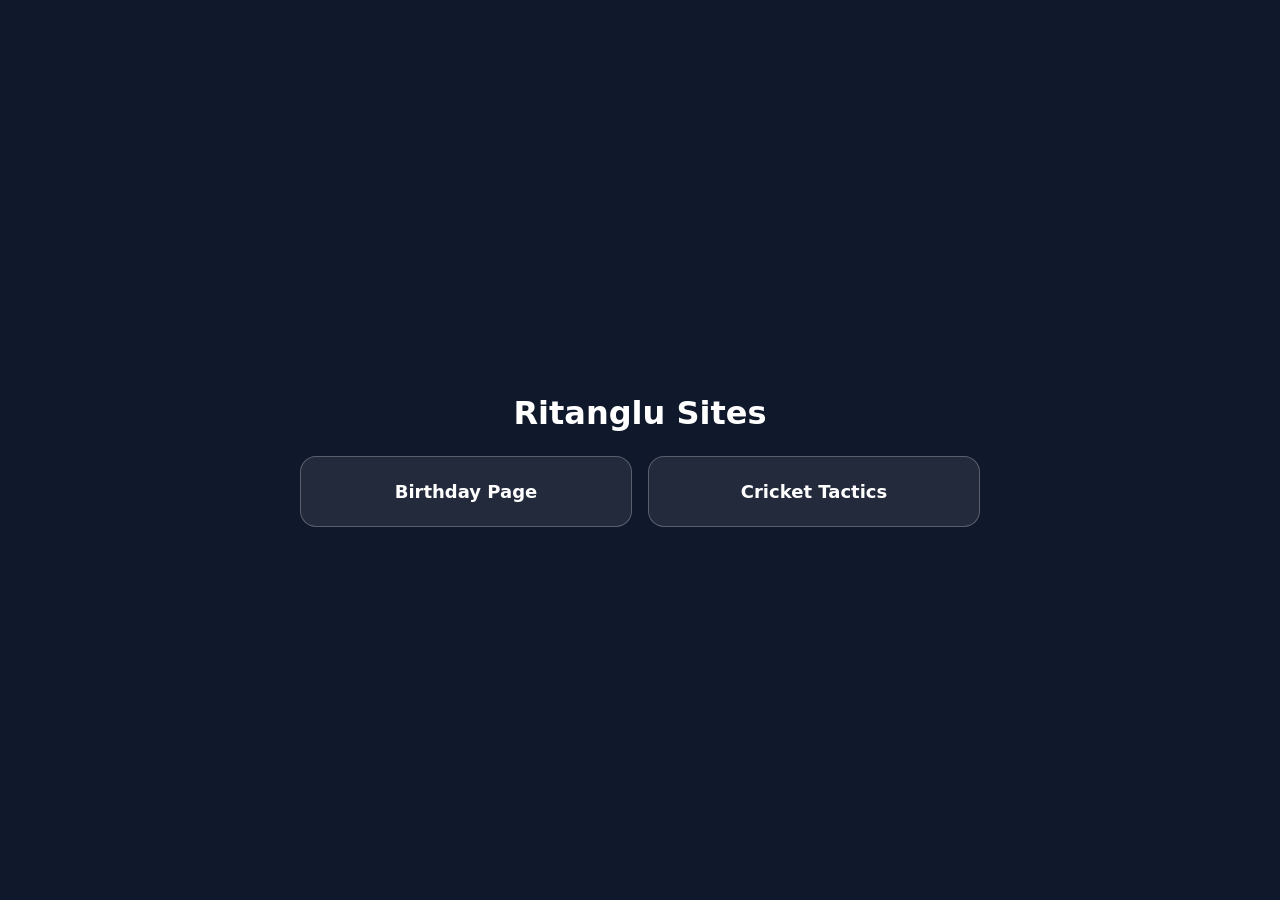
<file: index.html>
<!doctype html>
<html lang="en">
<head>
  <meta charset="utf-8">
  <meta name="viewport" content="width=device-width, initial-scale=1">
  <title>Ritanglu Sites</title>
  <style>
    :root { color-scheme: dark; font-family: system-ui, sans-serif; }
    body {
      min-height: 100vh;
      margin: 0;
      display: grid;
      place-items: center;
      background: #10182b;
      color: #fff;
    }
    main {
      width: min(680px, calc(100% - 40px));
      text-align: center;
    }
    nav {
      display: grid;
      gap: 16px;
      grid-template-columns: repeat(auto-fit, minmax(220px, 1fr));
      margin-top: 24px;
    }
    a {
      padding: 24px 16px;
      border: 1px solid rgba(255, 255, 255, 0.25);
      border-radius: 16px;
      color: inherit;
      background: rgba(255, 255, 255, 0.08);
      text-decoration: none;
      font-size: 18px;
      font-weight: 700;
    }
    a:hover, a:focus-visible {
      background: #fff;
      color: #10182b;
    }
  </style>
</head>
<body>
  <main>
    <h1>Ritanglu Sites</h1>
    <nav>
      <a href="./bday.html">Birthday Page</a>
      <a href="./cricket_tactics_web/">Cricket Tactics</a>
    </nav>
  </main>
</body>
</html>
</file>
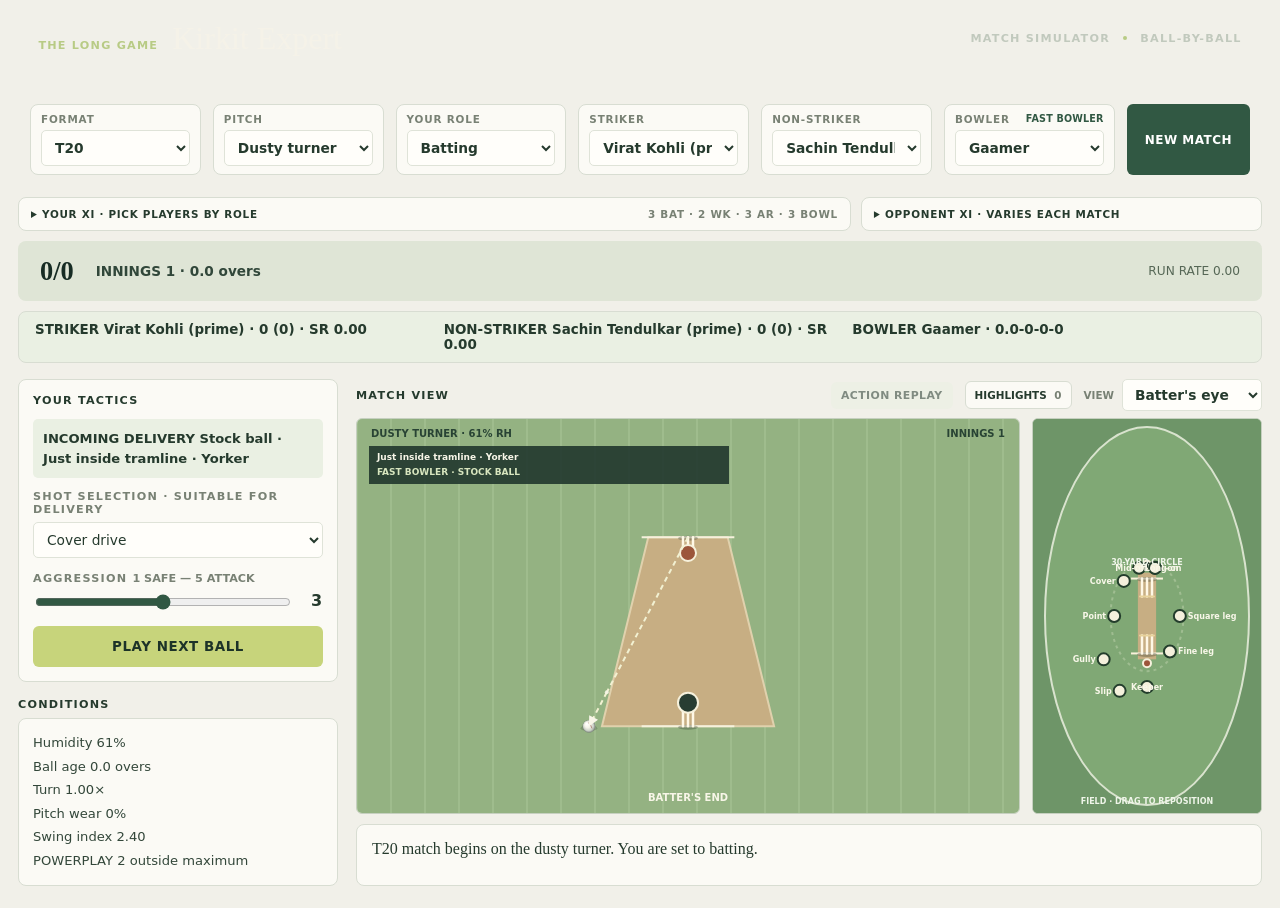
<file: cricket_tactics_web/index.html>
<!doctype html>
<html lang="en">
<head>
  <meta charset="utf-8">
  <meta name="viewport" content="width=device-width, initial-scale=1">
  <meta name="theme-color" content="#182e27">
  <title>Cricket Tactics | Match Simulator</title>
  <link rel="stylesheet" href="./styles.css">
  <script src="./app.js" defer></script>
</head>
<body>
  <header class="topbar">
    <div class="brand">
      <span class="eyebrow">THE LONG GAME</span>
      <h1>Kirkit Expert</h1>
    </div>
    <span class="topbar-note">MATCH SIMULATOR <i></i> BALL-BY-BALL</span>
  </header>

  <section class="setup panel">
    <label>FORMAT<select id="format"><option>T20</option><option>ODI</option><option>Test</option></select></label>
    <label>PITCH<select id="pitch"><option>Green seamer</option><option selected>Dusty turner</option><option>Flat track</option></select></label>
    <label>YOUR ROLE<select id="role"><option>Batting</option><option>Bowling</option></select></label>
    <label>STRIKER<select id="batter"></select></label>
    <label>NON-STRIKER<select id="partner"></select></label>
    <label>BOWLER <span id="bowler-style" class="style-tag"></span><select id="bowler"></select></label>
    <button id="new-match" class="button button-dark">NEW MATCH</button>
  </section>
  <section class="team-lineups" aria-label="Team lineups">
    <details id="xi-picker" class="panel lineup-panel">
      <summary>YOUR XI · PICK PLAYERS BY ROLE <span>3 BAT · 2 WK · 3 AR · 3 BOWL</span></summary>
      <div id="xi-slots" class="xi-slots"></div>
      <p class="xi-help">Your lineup locks after the first ball. The batting order moves through these role groups.</p>
    </details>
    <details id="opponent-xi" class="panel lineup-panel">
      <summary>OPPONENT XI · VARIES EACH MATCH</summary>
      <div id="opponent-xi-list" class="opponent-xi-list"></div>
    </details>
  </section>

  <section class="score-strip">
    <strong id="score">0/0</strong>
    <span id="overs">INNINGS 1 · 0.0 overs</span>
    <span id="rates">RUN RATE 0.00</span>
  </section>
  <div id="result" class="result" hidden></div>
  <section class="active-scorecard panel">
    <div id="batter-card"></div>
    <div id="partner-card"></div>
    <div id="bowler-card"></div>
  </section>

  <main class="layout">
    <aside class="sidebar">
      <section class="panel tactics">
        <h2>YOUR TACTICS</h2>
        <div id="delivery-preview" class="delivery-preview"></div>
        <div id="batting-controls">
          <label class="control-label" for="shot">SHOT SELECTION · SUITABLE FOR DELIVERY</label>
          <select id="shot"></select>
          <label class="control-label aggression-label" for="aggression">AGGRESSION <span>1 SAFE — 5 ATTACK</span></label>
          <input id="aggression" type="range" min="1" max="5" value="3">
          <output id="aggression-value">3</output>
        </div>
        <div id="bowling-controls" hidden>
          <div id="bowling-stage" class="control-label"></div>
          <div id="bowling-summary" class="bowling-summary"></div>
          <div id="bowling-choices" class="bowling-choices"></div>
        </div>
        <button id="play-ball" class="button button-play">PLAY NEXT BALL</button>
      </section>
      <section class="conditions">
        <h2>CONDITIONS</h2>
        <div id="conditions-card" class="panel conditions-card"></div>
      </section>
      <section id="follow-on-controls" class="panel match-rule-controls" hidden>
        <p id="follow-on-message"></p>
        <button id="enforce-follow-on" class="button button-dark">ENFORCE FOLLOW-ON</button>
        <button id="decline-follow-on" class="button button-replay">BAT AGAIN</button>
      </section>
      <section id="new-ball-controls" class="panel match-rule-controls" hidden>
        <p id="new-ball-message"></p>
        <button id="take-new-ball" class="button button-dark">TAKE NEW BALL</button>
      </section>
    </aside>

    <section class="match-area">
      <div class="section-heading">
        <h2>MATCH VIEW</h2>
        <div class="view-actions">
          <button id="action-replay" class="button button-replay" disabled>ACTION REPLAY</button>
          <details id="highlights-menu" class="highlights-menu">
            <summary>HIGHLIGHTS <span id="highlights-count">0</span></summary>
            <div id="highlights-list" class="highlights-list"></div>
          </details>
          <label class="view-select">VIEW<select id="view"><option>Batter's eye</option><option>Bowler's eye</option></select></label>
        </div>
      </div>
      <div class="visuals">
        <canvas id="view-canvas" class="view-canvas" aria-label="Pitch view"></canvas>
        <canvas id="field-canvas" class="field-canvas" aria-label="Cricket field; drag fielders to reposition"></canvas>
      </div>
      <div id="commentary" class="commentary panel">A new match is ready.</div>
    </section>
  </main>
</body>
</html>
</file>
<file: cricket_tactics_web/styles.css>
:root {
  color-scheme: light;
  --ink: #253a2d;
  --muted: #788174;
  --paper: #f1f0e9;
  --panel: #fbfaf5;
  --line: #d8ddd2;
  --green: #182e27;
  --accent: #c7d47b;
}

* {
  box-sizing: border-box;
}

body {
  margin: 0;
  background: var(--paper);
  color: var(--ink);
  font-family: Inter, ui-sans-serif, system-ui, -apple-system, BlinkMacSystemFont, "Segoe UI", sans-serif;
}

button,
select,
input {
  font: inherit;
}

button,
select {
  cursor: pointer;
}

.topbar {
  min-height: 76px;
  padding: 12px clamp(18px, 3vw, 42px);
  display: flex;
  justify-content: space-between;
  align-items: center;
  gap: 20px;
  color: #f5f2e8;
  background: var(--blue);
}

.brand {
  display: flex;
  align-items: baseline;
  gap: 14px;
}

.eyebrow,
.topbar-note,
.control-label,
.section-heading h2,
.conditions h2,
.tactics h2 {
  font-size: 0.7rem;
  font-weight: 800;
  letter-spacing: 0.11em;
}

.eyebrow {
  color: #b8cb85;
}

h1 {
  margin: 0;
  font: 400 clamp(1.5rem, 3vw, 2rem) Georgia, serif;
}

.topbar-note {
  color: #c1c9bd;
}

.topbar-note i {
  display: inline-block;
  width: 4px;
  height: 4px;
  margin: 0 8px 2px;
  border-radius: 50%;
  background: #b8cb85;
}

.panel,
.setup label,
.conditions-card {
  border: 1px solid var(--line);
  border-radius: 8px;
  background: var(--panel);
}

.setup {
  display: grid;
  grid-template-columns: repeat(6, minmax(125px, 1fr)) auto;
  gap: 12px;
  margin: 16px 18px 10px;
  padding: 12px;
  border: 0;
  background: transparent;
}

.team-lineups {
  margin: 0 18px 10px;
  display: grid;
  grid-template-columns: minmax(0, 1.35fr) minmax(240px, 0.65fr);
  gap: 10px;
}

.lineup-panel {
  min-width: 0;
  padding: 10px 12px;
}

.lineup-panel summary {
  color: var(--ink);
  font-size: 0.65rem;
  font-weight: 800;
  letter-spacing: 0.07em;
  cursor: pointer;
}

.lineup-panel summary span {
  float: right;
  color: var(--muted);
}

.xi-slots {
  display: grid;
  grid-template-columns: repeat(4, minmax(0, 1fr));
  gap: 8px;
  margin-top: 12px;
}

.xi-role-group {
  min-width: 0;
  margin: 0;
  padding: 8px;
  border: 1px solid var(--line);
  border-radius: 6px;
}

.xi-role-group legend {
  padding: 0 4px;
  color: var(--muted);
  font-size: 0.58rem;
  font-weight: 800;
  letter-spacing: 0.06em;
}

.xi-slot-label {
  display: block;
  margin-top: 6px;
  color: var(--muted);
  font-size: 0.58rem;
  font-weight: 700;
}

.xi-slot-label select {
  margin-top: 3px;
  padding: 6px 5px;
  font-size: 0.72rem;
}

.xi-help {
  margin: 9px 0 0;
  color: var(--muted);
  font-size: 0.64rem;
}

.opponent-xi-list {
  display: grid;
  grid-template-columns: repeat(2, minmax(0, 1fr));
  gap: 10px;
  margin-top: 11px;
}

.opponent-xi-role strong {
  display: block;
  margin-bottom: 4px;
  color: var(--muted);
  font-size: 0.58rem;
  letter-spacing: 0.06em;
}

.opponent-xi-role span {
  display: block;
  margin-top: 3px;
  color: var(--ink);
  font-size: 0.68rem;
}

.setup label {
  min-width: 0;
  padding: 8px 10px;
  color: var(--muted);
  font-size: 0.65rem;
  font-weight: 800;
  letter-spacing: 0.08em;
}

select {
  width: 100%;
  min-width: 0;
  margin-top: 5px;
  padding: 8px 9px;
  border: 1px solid #dfe3d8;
  border-radius: 5px;
  background: #fffefa;
  color: var(--ink);
  font-size: 0.86rem;
  letter-spacing: normal;
}

.style-tag {
  float: right;
  color: #315843;
  font-size: 0.6rem;
  letter-spacing: 0.02em;
}

.button {
  border: 0;
  border-radius: 6px;
  font-weight: 800;
  letter-spacing: 0.04em;
  transition: filter 120ms ease, transform 120ms ease;
}

.button:hover:not(:disabled),
.choice-button:hover {
  filter: brightness(0.96);
  transform: translateY(-1px);
}

.button:disabled {
  cursor: not-allowed;
  opacity: 0.55;
}

.button-dark {
  align-self: stretch;
  padding: 0 18px;
  color: white;
  background: #315843;
  font-size: 0.75rem;
}

.view-actions {
  display: flex;
  align-items: center;
  gap: 12px;
}

.button-replay {
  padding: 7px 10px;
  color: #253a2d;
  background: #eaf0e3;
  font-size: 0.68rem;
}

.score-strip {
  min-height: 60px;
  margin: 0 18px;
  padding: 10px 22px;
  display: flex;
  align-items: center;
  gap: 22px;
  border-radius: 8px;
  background: #dfe5d6;
}

.score-strip strong {
  color: #172c24;
  font: 700 1.65rem Georgia, serif;
}

#overs {
  color: #31473a;
  font-size: 0.85rem;
  font-weight: 800;
}

#rates {
  margin-left: auto;
  color: #566756;
  font-size: 0.76rem;
}

.result {
  margin: 8px 18px 0;
  padding: 9px 14px;
  border-radius: 6px;
  color: white;
  font-size: 0.86rem;
  font-weight: 900;
  letter-spacing: 0.08em;
  text-align: center;
}

.result.win {
  background: #315843;
}

.result.loss {
  background: #8a3d32;
}

.result.tie {
  background: #566756;
}

.active-scorecard {
  margin: 10px 18px 0;
  padding: 10px 16px;
  display: grid;
  grid-template-columns: repeat(3, minmax(0, 1fr));
  gap: 16px;
  background: #eaf0e3;
  font-size: 0.84rem;
  font-weight: 800;
}

.layout {
  min-height: 520px;
  padding: 16px 18px 22px;
  display: grid;
  grid-template-columns: minmax(285px, 320px) minmax(0, 1fr);
  gap: 18px;
}

.sidebar {
  min-width: 0;
}

.tactics {
  padding: 14px;
}

.tactics h2,
.conditions h2,
.section-heading h2 {
  margin: 0;
  color: var(--ink);
}

.delivery-preview {
  margin: 12px 0;
  padding: 10px;
  border-radius: 5px;
  background: #eaf0e3;
  color: var(--ink);
  font-size: 0.82rem;
  font-weight: 800;
  line-height: 1.5;
}

.control-label {
  display: block;
  margin: 6px 0;
  color: var(--muted);
}

#shot {
  margin: 0;
}

.aggression-label {
  margin-top: 14px;
}

.aggression-label span {
  font-weight: 600;
  letter-spacing: 0;
}

#aggression {
  width: calc(100% - 34px);
  accent-color: #315843;
  vertical-align: middle;
}

#aggression-value {
  display: inline-block;
  width: 24px;
  text-align: right;
  font-weight: 800;
}

.bowling-summary {
  min-height: 22px;
  margin-bottom: 6px;
  font-size: 0.8rem;
  line-height: 1.45;
}

.bowling-choices {
  max-height: 205px;
  overflow: auto;
  display: grid;
  grid-template-columns: repeat(2, minmax(0, 1fr));
  gap: 5px;
  padding-right: 3px;
}

.choice-button {
  min-height: 38px;
  padding: 6px;
  border: 1px solid #dfe3d8;
  border-radius: 5px;
  background: #eaf0e3;
  color: var(--ink);
  font-size: 0.73rem;
  font-weight: 800;
  line-height: 1.2;
  overflow-wrap: anywhere;
}

.button-play {
  width: 100%;
  margin-top: 14px;
  padding: 13px 10px;
  color: #1d3328;
  background: var(--accent);
  font-size: 0.84rem;
}

.conditions {
  margin-top: 16px;
}

.conditions h2 {
  margin: 0 0 7px;
}

.conditions-card {
  padding: 12px 14px;
  color: #33473a;
  font-size: 0.82rem;
  line-height: 1.8;
  white-space: pre-line;
}

.match-rule-controls {
  margin-top: 10px;
  padding: 12px;
}

.match-rule-controls p {
  margin: 0 0 10px;
  font-size: 0.82rem;
  line-height: 1.45;
}

.match-rule-controls .button {
  min-height: 36px;
  padding: 7px 10px;
  font-size: 0.68rem;
}

.match-rule-controls .button + .button {
  margin-left: 5px;
}

.match-area {
  min-width: 0;
  display: flex;
  flex-direction: column;
}

.section-heading {
  min-height: 28px;
  margin-bottom: 7px;
  display: flex;
  align-items: center;
  justify-content: space-between;
}

.view-select {
  display: flex;
  align-items: center;
  gap: 8px;
  color: var(--muted);
  font-size: 0.65rem;
  font-weight: 800;
}

.view-select select {
  width: auto;
  min-width: 140px;
  margin: 0;
  padding: 6px 8px;
}

.highlights-menu {
  position: relative;
}

.highlights-menu summary {
  padding: 7px 9px;
  border: 1px solid var(--line);
  border-radius: 6px;
  color: var(--ink);
  background: var(--panel);
  font-size: 0.65rem;
  font-weight: 800;
  cursor: pointer;
  list-style: none;
  white-space: nowrap;
}

.highlights-menu summary::-webkit-details-marker {
  display: none;
}

.highlights-menu summary span {
  margin-left: 4px;
  color: var(--muted);
}

.highlights-list {
  position: absolute;
  z-index: 5;
  top: calc(100% + 6px);
  right: 0;
  width: min(360px, calc(100vw - 32px));
  max-height: min(60vh, 380px);
  overflow: auto;
  padding: 10px;
  border: 1px solid var(--line);
  border-radius: 8px;
  background: var(--panel);
  box-shadow: 0 10px 24px rgba(24, 46, 39, 0.2);
}

.highlights-list > p {
  margin: 4px;
  color: var(--muted);
  font-size: 0.75rem;
}

.highlight-match + .highlight-match {
  margin-top: 12px;
  padding-top: 10px;
  border-top: 1px solid var(--line);
}

.highlight-match h3 {
  margin: 0 0 6px;
  color: var(--muted);
  font-size: 0.62rem;
  letter-spacing: 0.08em;
}

.highlight-entry {
  width: 100%;
  display: block;
  padding: 8px 7px;
  border: 0;
  border-radius: 4px;
  color: var(--ink);
  background: transparent;
  font-size: 0.68rem;
  text-align: left;
}

.highlight-entry:hover {
  background: #eaf0e3;
}

.visuals {
  min-height: 300px;
  flex: 1;
  display: grid;
  grid-template-columns: minmax(0, 1fr) 230px;
  gap: 12px;
}

.view-canvas,
.field-canvas {
  width: 100%;
  height: 100%;
  min-height: 280px;
  border: 1px solid #c6d0c0;
  border-radius: 6px;
}

.view-canvas {
  background: #dbe5d2;
}

.field-canvas {
  background: #6e9568;
  cursor: grab;
}

.field-canvas:active {
  cursor: grabbing;
}

.commentary {
  min-height: 62px;
  margin-top: 10px;
  padding: 12px 15px;
  font: 1rem/1.5 Georgia, serif;
}

@media (max-width: 1050px) {
  .setup {
    grid-template-columns: repeat(3, minmax(130px, 1fr));
  }

  .button-dark {
    min-height: 42px;
  }
}

@media (max-width: 760px) {
  .section-heading {
    align-items: flex-start;
    gap: 8px;
  }

  .view-actions {
    flex-wrap: wrap;
    justify-content: flex-end;
    gap: 6px;
  }

  .topbar-note {
    display: none;
  }

  .brand {
    align-items: center;
  }

  .eyebrow {
    font-size: 0.58rem;
  }

  .setup {
    grid-template-columns: repeat(2, minmax(0, 1fr));
    margin-inline: 10px;
  }

  .team-lineups {
    grid-template-columns: 1fr;
    margin-inline: 10px;
  }

  .xi-slots {
    grid-template-columns: repeat(2, minmax(0, 1fr));
  }

  .score-strip,
  .active-scorecard {
    margin-inline: 10px;
  }

  .score-strip {
    padding-inline: 12px;
    gap: 10px;
  }

  #rates {
    max-width: 35%;
    text-align: right;
  }

  .active-scorecard {
    grid-template-columns: 1fr;
    gap: 8px;
  }

  .layout {
    grid-template-columns: 1fr;
    padding-inline: 10px;
  }

  .visuals {
    grid-template-columns: minmax(0, 1fr) minmax(120px, 34%);
  }
}

@media (max-width: 460px) {
  .setup {
    grid-template-columns: 1fr 1fr;
    gap: 8px;
  }

  .xi-slots {
    grid-template-columns: 1fr;
  }

  .view-select select {
    min-width: 110px;
  }

  .score-strip {
    flex-wrap: wrap;
  }

  #rates {
    width: 100%;
    max-width: none;
    margin-left: 0;
    text-align: left;
  }

  .visuals {
    grid-template-columns: 1fr;
  }

  .field-canvas {
    height: 260px;
    min-height: 260px;
  }
}
</file>
